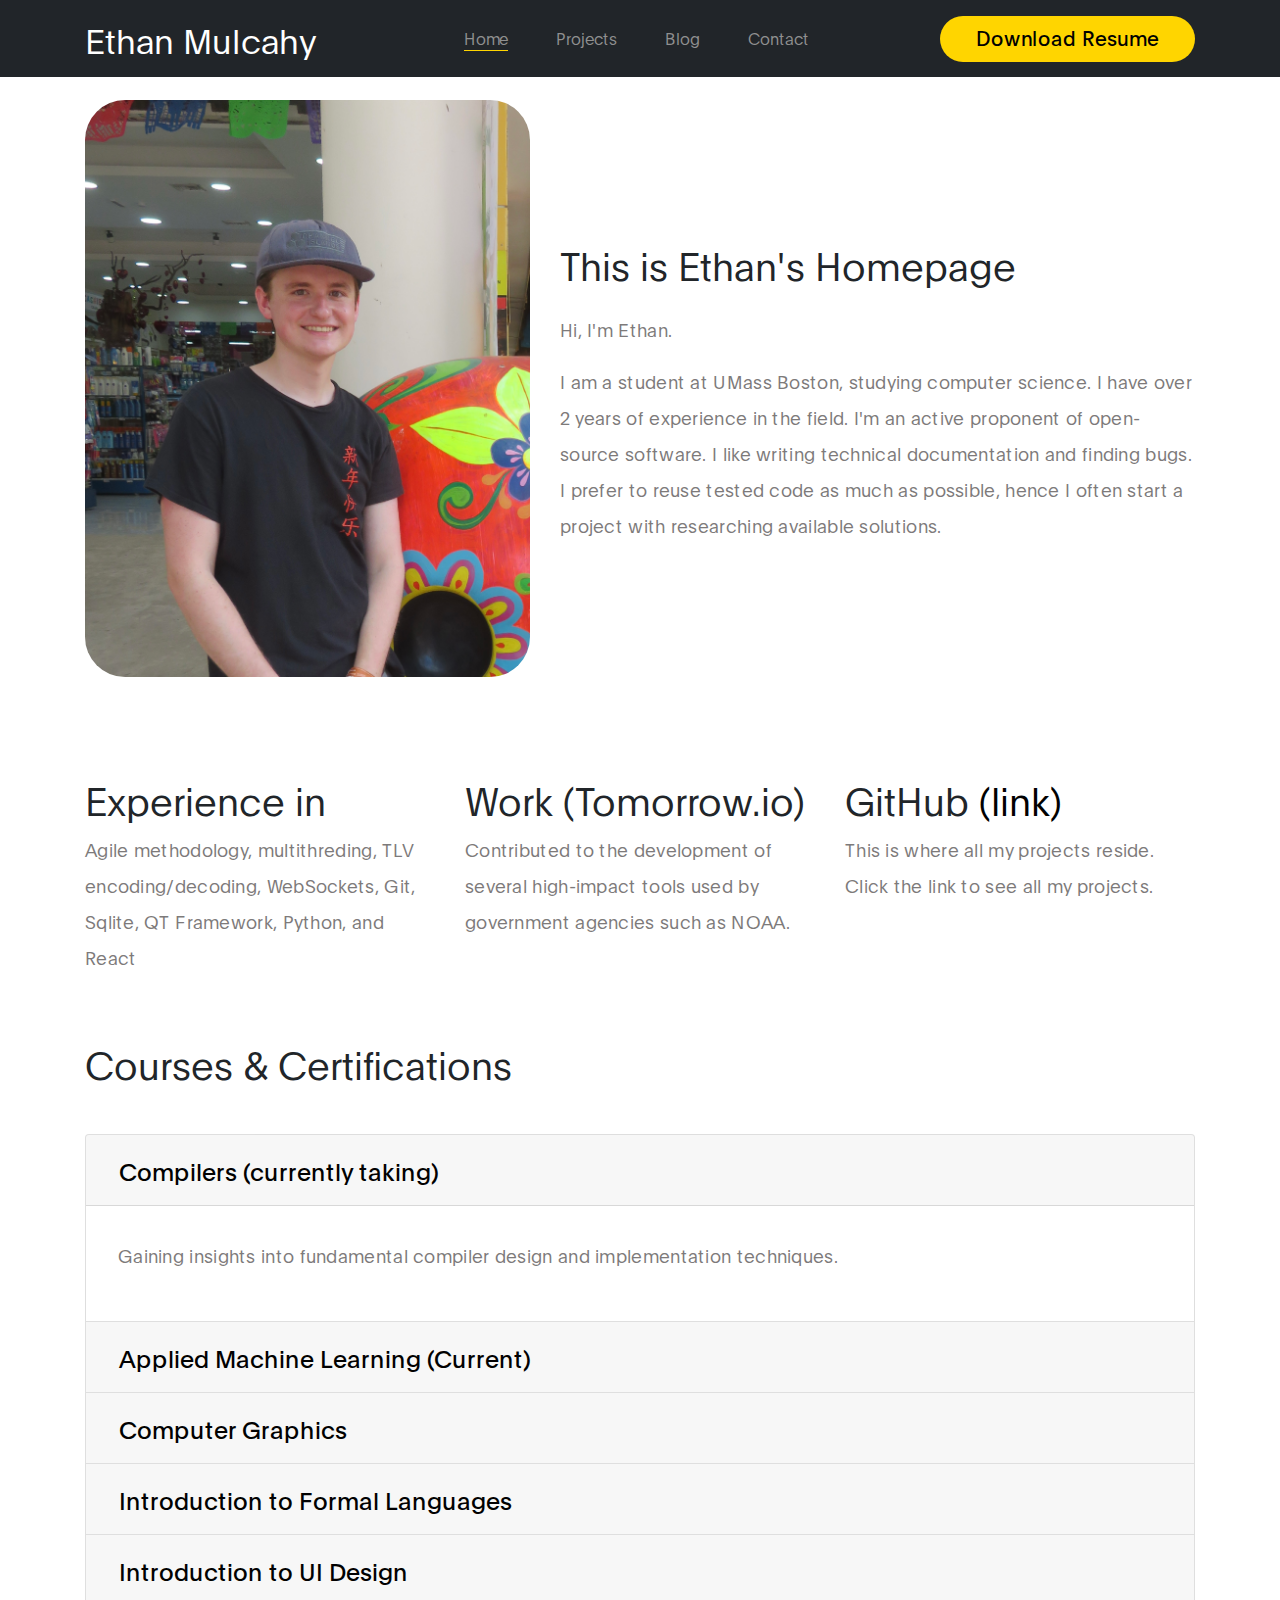
<file: index.html>
<!DOCTYPE html>
<html lang="en">
<head>

     <title>Ethan's Profile</title>

     <meta charset="UTF-8">
     <meta http-equiv="X-UA-Compatible" content="IE=Edge">
     <meta name="description" content="">
     <meta name="keywords" content="">
     <meta name="author" content="Tooplate">
     <meta name="viewport" content="width=device-width, initial-scale=1, maximum-scale=1">

     <link rel="stylesheet" href="css/bootstrap.min.css">
     <link rel="stylesheet" href="css/all.min.css">
     <link rel="stylesheet" href="css/owl.carousel.min.css">
     <link rel="stylesheet" href="css/owl.theme.default.min.css">

     <!-- MAIN CSS -->
     <link rel="stylesheet" href="css/tooplate-ben-resume-style.css">
<!--
Tooplate 2120 Ben Resume
https://www.tooplate.com/view/2120-ben-resume
-->
</head>

<body data-spy="scroll" data-target="#navbarNav" data-offset="50">

    <!-- MENU BAR -->
    <nav class="navbar navbar-expand-lg">
        <div class="container">

            <a class="navbar-brand" href="#">
                Ethan Mulcahy
            </a>

            <button class="navbar-toggler" type="button" data-toggle="collapse" data-target="#navbarNav" aria-controls="navbarNav" aria-expanded="false" aria-label="Toggle navigation">
                <span class="navbar-toggler-icon"></span>
            </button>

            <div class="collapse navbar-collapse" id="navbarNav">
                <ul class="navbar-nav mx-auto">
                  <li class="nav-item">
                    <a href="#intro" class="nav-link smoothScroll">Home</a>
                  </li>

                    <li class="nav-item">
                      <a href="projects.html" class="nav-link smoothScroll">Projects</a>
                    </li>

                    <li class="nav-item">
                        <a href="blog.html" class="nav-link smoothScroll">Blog</a>
                    </li>

                    <li class="nav-item">
                        <a href="contact.html" class="nav-link smoothScroll">Contact</a>
                    </li>
                </ul>

                <div class="mt-lg-0 mt-3 mb-4 mb-lg-0">
                    <a href="ethan-mulcahy-resume.pdf" class="custom-btn btn" download>Download Resume</a>
                </div>
            </div>

        </div>
    </nav>


    <!-- HERO -->
    <section class="hero d-flex flex-column justify-content-center align-items-center" id="intro">

         <div class="container">
            <div class="row">

                  <div class="mx-auto col-lg-5 col-md-5 col-10">
                      <img src="images/ethan.jpeg" class="img-fluid about-image main-image" alt="Ethan Resume HTML Template">
                  </div>

                   <div class="d-flex flex-column main-image justify-content-center align-items-left col-lg-7 col-md-7 col-12">
                    
                    </br>
                    
                    <h3 class="mb-4">This is Ethan's Homepage</h3>

                    <p>Hi, I'm Ethan.</p>

                    <p>I am a student at UMass Boston, studying computer science. I have over 2 years of experience in the field.
                      I'm an active proponent of open-source software. I like writing technical documentation and finding bugs.
                      I prefer to reuse tested code as much as possible, hence I often start a project with researching available
                      solutions.</p>

                    </div>

            </div>
        </div>
    </section>

    <section class="about main-image" id="about">
      <div class="container">

          <div class="row">
            <div class="col-lg-4 col-md-4 col-12">
              <h3>Experience in</h3>
              <p>Agile methodology, multithreding, TLV encoding/decoding, WebSockets, Git, Sqlite, QT
                  Framework, Python, and React</p>
              </div>
              <div class="col-lg-4 col-md-4 col-12">
              <h3>Work (Tomorrow.io)</h3>
              <p>Contributed to the development of several high-impact tools used by government
                agencies such as NOAA.</p>
              </div>
              <div class="col-lg-4 col-md-4 col-12">
                <h3>GitHub <a href="https://github.com/Ethab83">(link)</a></h3>
              <p>This is where all my projects reside. Click the link to see all my projects.</p>
              </div>
          </div>
      </div>
    </section>

     <!-- Courses -->
     <section class="faq section-padding">
        
        <div class="container">
            
            <div class="row">

                <div class="col-lg-12 col-12">

                    <h3 class="mb-5">Courses &amp Certifications</h3>

                    <div class="accordion" id="accordionExample">
                      <div class="card">
                        <div class="card-header" id="headingOne">
                          <h2 class="mb-0">
                            <button class="btn btn-link" type="button" data-toggle="collapse" data-target="#collapseOne" aria-expanded="true" aria-controls="collapseOne">
                              Compilers (currently taking)
                            </button>
                          </h2>
                        </div>

                        <div id="collapseOne" class="collapse show" aria-labelledby="headingOne" data-parent="#accordionExample">
                          <div class="card-body">
                            <p>Gaining insights into fundamental compiler design and implementation techniques.</p>
                          </div>
                        </div>
                      </div>

                      <div class="card">
                        <div class="card-header" id="headingTwo">
                          <h2 class="mb-0">
                            <button class="btn btn-link collapsed" type="button" data-toggle="collapse" data-target="#collapseTwo" aria-expanded="false" aria-controls="collapseTwo">
                              Applied Machine Learning (Current)
                            </button>
                          </h2>
                        </div>
                        <div id="collapseTwo" class="collapse" aria-labelledby="headingTwo" data-parent="#accordionExample">
                          <div class="card-body">
                            <p>Acquiring practical skills in data science and machine learning applications and algorithms.</p>
                          </div>
                        </div>
                      </div>

                      <div class="card">
                        <div class="card-header" id="headingThree">
                          <h2 class="mb-0">
                            <button class="btn btn-link collapsed" type="button" data-toggle="collapse" data-target="#collapseThree" aria-expanded="false" aria-controls="collapseThree">
                              Computer Graphics
                            </button>
                          </h2>
                        </div>
                        <div id="collapseThree" class="collapse" aria-labelledby="headingThree" data-parent="#accordionExample">
                          <div class="card-body">
                            <p>2D, 3D Modeling, Three.js, WebGL, WebGPU, WebXR.</p>
                          </div>
                        </div>
                      </div>

                    <div class="card">
                        <div class="card-header" id="headingFour">
                          <h2 class="mb-0">
                            <button class="btn btn-link collapsed" type="button" data-toggle="collapse" data-target="#collapseFour" aria-expanded="false" aria-controls="collapseFour">
                              Introduction to Formal Languages
                            </button>
                          </h2>
                        </div>
                        <div id="collapseFour" class="collapse" aria-labelledby="headingFour" data-parent="#accordionExample">
                          <div class="card-body">
                            <p>Theoretical aspects of programming languages.</p>
                          </div>
                        </div>
                    </div>

                    <div class="card">
                        <div class="card-header" id="headingFive">
                          <h2 class="mb-0">
                            <button class="btn btn-link collapsed" type="button" data-toggle="collapse" data-target="#collapseFive" aria-expanded="false" aria-controls="collapseFive">
                              Introduction to UI Design
                            </button>
                          </h2>
                        </div>
                        <div id="collapseFive" class="collapse" aria-labelledby="headingFive" data-parent="#accordionExample">
                          <div class="card-body">
                            <p>User Interface, Usability, Design Theory</p>
                          </div>
                        </div>
                    </div>

                </div>

           	 </div><!-- col -->
        	</div><!-- row -->
        </div><!-- container -->
    </section>

     <!-- SCRIPTS -->
     <script src="js/jquery.min.js"></script>
     <script src="js/bootstrap.min.js"></script>
     <script src="js/smoothscroll.js"></script>
     <script src="js/owl.carousel.min.js"></script>
     <script src="js/custom.js"></script>

</body>
</html>
</file>
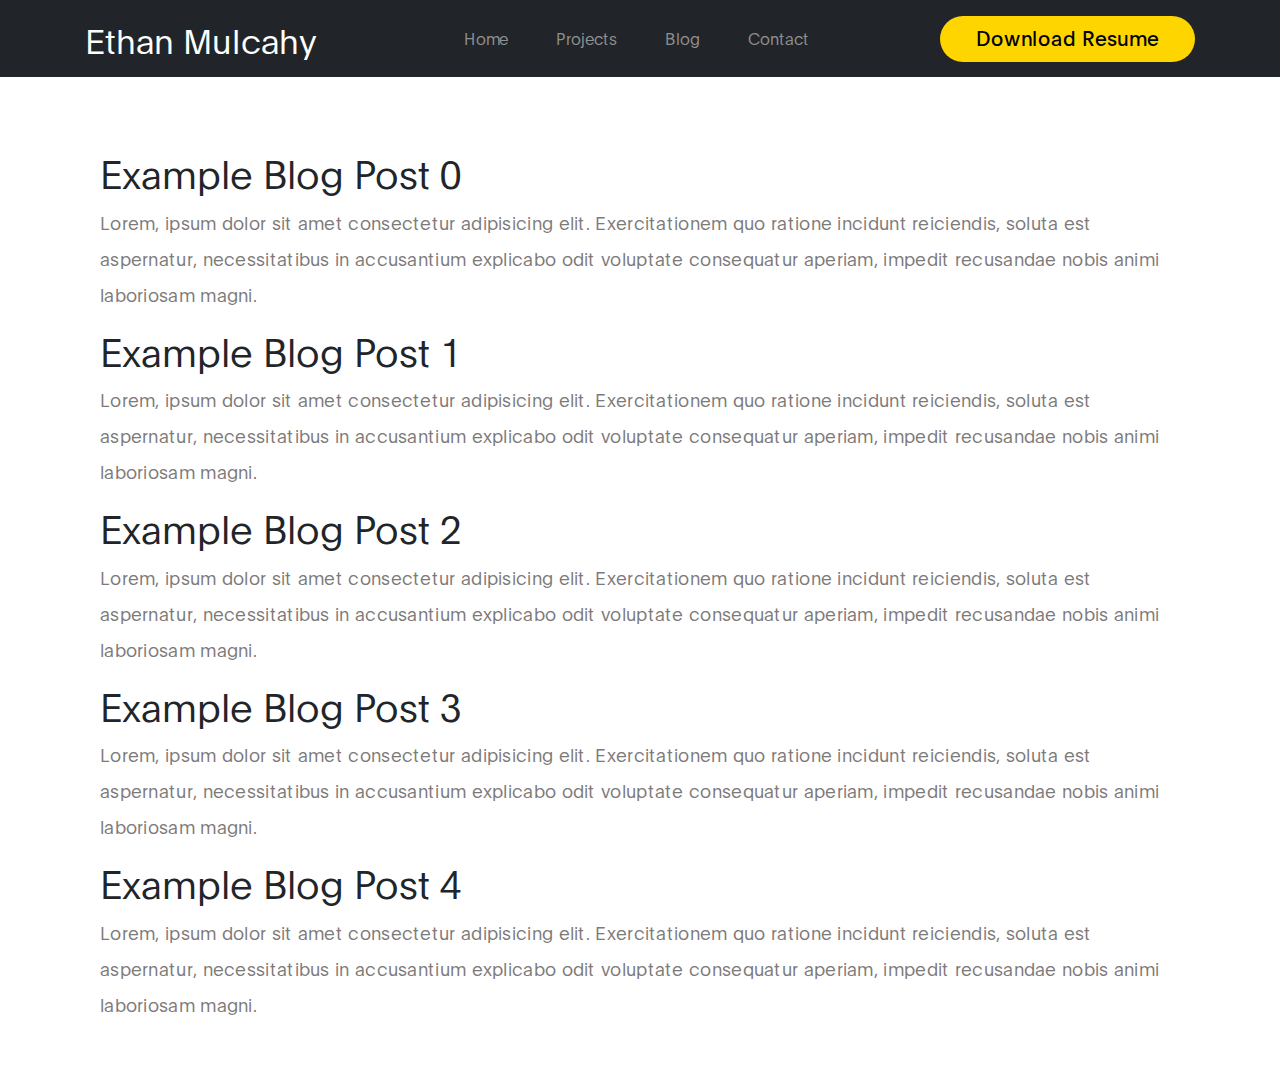
<file: blog.html>
<!DOCTYPE html>
<html lang="en">
<head>

     <title>Ethan's Profile</title>

     <meta charset="UTF-8">
     <meta http-equiv="X-UA-Compatible" content="IE=Edge">
     <meta name="description" content="">
     <meta name="keywords" content="">
     <meta name="author" content="Tooplate">
     <meta name="viewport" content="width=device-width, initial-scale=1, maximum-scale=1">

     <link rel="stylesheet" href="css/bootstrap.min.css">
     <link rel="stylesheet" href="css/all.min.css">
     <link rel="stylesheet" href="css/owl.carousel.min.css">
     <link rel="stylesheet" href="css/owl.theme.default.min.css">

     <!-- MAIN CSS -->
     <link rel="stylesheet" href="css/tooplate-ben-resume-style.css">
<!--
Tooplate 2120 Ben Resume
https://www.tooplate.com/view/2120-ben-resume
-->
</head>

<body data-spy="scroll" data-target="#navbarNav" data-offset="50">

    <!-- MENU BAR -->
    <nav class="navbar navbar-expand-lg">
        <div class="container">

            <a class="navbar-brand" href="#">
                Ethan Mulcahy
            </a>

            <button class="navbar-toggler" type="button" data-toggle="collapse" data-target="#navbarNav" aria-controls="navbarNav" aria-expanded="false" aria-label="Toggle navigation">
                <span class="navbar-toggler-icon"></span>
            </button>

            <div class="collapse navbar-collapse" id="navbarNav">
                <ul class="navbar-nav mx-auto">
                  <li class="nav-item">
                    <a href="index.html" class="nav-link smoothScroll">Home</a>
                  </li>

                    <li class="nav-item">
                      <a href="projects.html" class="nav-link smoothScroll">Projects</a>
                    </li>

                    <li class="nav-item">
                        <a href="#blog" class="nav-link smoothScroll">Blog</a>
                    </li>

                    <li class="nav-item">
                        <a href="contact.html" class="nav-link smoothScroll">Contact</a>
                    </li>
                </ul>

                <div class="mt-lg-0 mt-3 mb-4 mb-lg-0">
                    <a href="ethan-mulcahy-resume.pdf" class="custom-btn btn" download>Download Resume</a>
                </div>
            </div>

        </div>
    </nav>

    <section class="about section-padding main-image" id="blog">
        <div class="container">

            <div class="container">
                <h3>Example Blog Post 0</h3>
                <p>Lorem, ipsum dolor sit amet consectetur adipisicing elit. Exercitationem quo ratione incidunt reiciendis, soluta est aspernatur, necessitatibus in accusantium explicabo odit voluptate consequatur aperiam, impedit recusandae nobis animi laboriosam magni.</p>
            </div>
            <div class="container">
                <h3>Example Blog Post 1</h3>
                <p>Lorem, ipsum dolor sit amet consectetur adipisicing elit. Exercitationem quo ratione incidunt reiciendis, soluta est aspernatur, necessitatibus in accusantium explicabo odit voluptate consequatur aperiam, impedit recusandae nobis animi laboriosam magni.</p>
            </div>
            <div class="container">
                <h3>Example Blog Post 2</h3>
                <p>Lorem, ipsum dolor sit amet consectetur adipisicing elit. Exercitationem quo ratione incidunt reiciendis, soluta est aspernatur, necessitatibus in accusantium explicabo odit voluptate consequatur aperiam, impedit recusandae nobis animi laboriosam magni.</p>
            </div>
            <div class="container">
                <h3>Example Blog Post 3</h3>
                <p>Lorem, ipsum dolor sit amet consectetur adipisicing elit. Exercitationem quo ratione incidunt reiciendis, soluta est aspernatur, necessitatibus in accusantium explicabo odit voluptate consequatur aperiam, impedit recusandae nobis animi laboriosam magni.</p>
            </div>
            <div class="container">
                <h3>Example Blog Post 4</h3>
                <p>Lorem, ipsum dolor sit amet consectetur adipisicing elit. Exercitationem quo ratione incidunt reiciendis, soluta est aspernatur, necessitatibus in accusantium explicabo odit voluptate consequatur aperiam, impedit recusandae nobis animi laboriosam magni.</p>
            </div>
        </div>
    </section>


     <!-- SCRIPTS -->
     <script src="js/jquery.min.js"></script>
     <script src="js/bootstrap.min.js"></script>
     <script src="js/smoothscroll.js"></script>
     <script src="js/owl.carousel.min.js"></script>
     <script src="js/custom.js"></script>

</body>
</html>
</file>
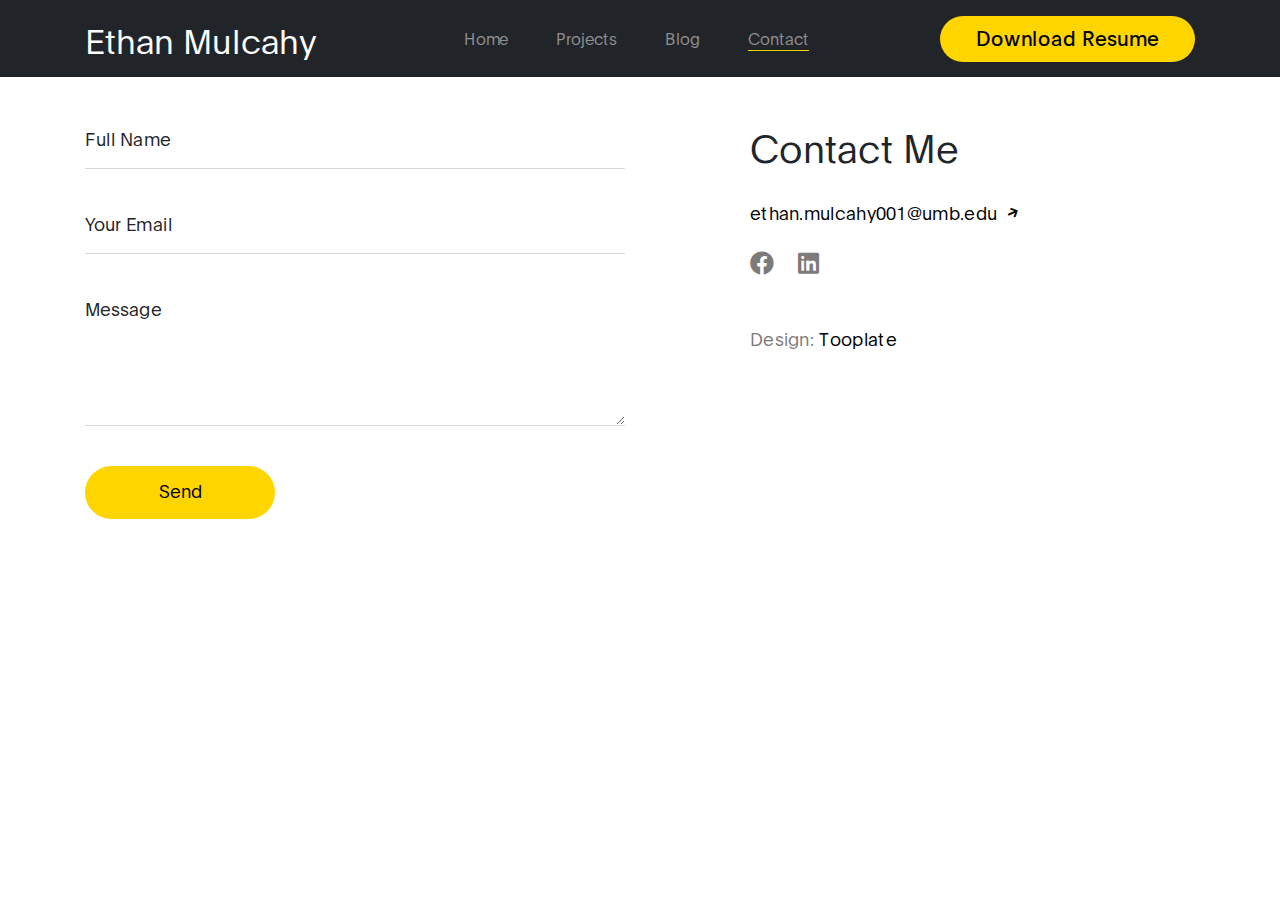
<file: contact.html>
<!DOCTYPE html>
<html lang="en">
<head>

     <title>Ethan's Profile</title>

     <meta charset="UTF-8">
     <meta http-equiv="X-UA-Compatible" content="IE=Edge">
     <meta name="description" content="">
     <meta name="keywords" content="">
     <meta name="author" content="Tooplate">
     <meta name="viewport" content="width=device-width, initial-scale=1, maximum-scale=1">

     <link rel="stylesheet" href="css/bootstrap.min.css">
     <link rel="stylesheet" href="css/all.min.css">
     <link rel="stylesheet" href="css/owl.carousel.min.css">
     <link rel="stylesheet" href="css/owl.theme.default.min.css">

     <!-- MAIN CSS -->
     <link rel="stylesheet" href="css/tooplate-ben-resume-style.css">
<!--
Tooplate 2120 Ben Resume
https://www.tooplate.com/view/2120-ben-resume
-->
</head>

<body data-spy="scroll" data-target="#navbarNav" data-offset="50">

    <!-- MENU BAR -->
    <nav class="navbar navbar-expand-lg">
        <div class="container">

            <a class="navbar-brand" href="#">
                Ethan Mulcahy
            </a>

            <button class="navbar-toggler" type="button" data-toggle="collapse" data-target="#navbarNav" aria-controls="navbarNav" aria-expanded="false" aria-label="Toggle navigation">
                <span class="navbar-toggler-icon"></span>
            </button>

            <div class="collapse navbar-collapse" id="navbarNav">
                <ul class="navbar-nav mx-auto">
                  <li class="nav-item">
                    <a href="index.html" class="nav-link smoothScroll">Home</a>
                  </li>

                    <li class="nav-item">
                      <a href="projects.html" class="nav-link smoothScroll">Projects</a>
                    </li>

                    <li class="nav-item">
                        <a href="blog.html" class="nav-link smoothScroll">Blog</a>
                    </li>

                    <li class="nav-item">
                        <a href="#contact" class="nav-link smoothScroll">Contact</a>
                    </li>
                </ul>

                <div class="mt-lg-0 mt-3 mb-4 mb-lg-0">
                    <a href="ethan-mulcahy-resume.pdf" class="custom-btn btn" download>Download Resume</a>
                </div>
            </div>

        </div>
    </nav>


    <!-- CONTACT -->
     <section class="contact section-padding pt-0 main-image" id="contact">
      <div class="container">
        <div class="row">

          <div class="col-lg-6 col-md-6 col-12">
            <form action="#" method="get" class="contact-form webform"  role="form">
                
                <div class="form-group d-flex flex-column-reverse">
                    <input type="text" class="form-control" name="cf-name" id="cf-name" placeholder="Your Name">

                    <label for="cf-name" class="webform-label">Full Name</label>
                </div>

                <div class="form-group d-flex flex-column-reverse">
                    <input type="email" class="form-control" name="cf-email" id="cf-email" placeholder="Your Email">

                    <label for="cf-email" class="webform-label">Your Email</label>
                </div>

                <div class="form-group d-flex flex-column-reverse">
                    <textarea class="form-control" rows="5" name="cf-message" id="cf-message" placeholder="Your Message"></textarea>

                    <label for="cf-message" class="webform-label">Message</label>
                </div>

                <button type="submit" class="form-control" id="submit-button" name="submit">Send</button>
            </form>
          </div>

            <div class="mx-auto col-lg-4 col-md-6 col-12">
                <h3 class="my-4 pt-4 pt-lg-0">Contact Me</h3>

                <!-- <p class="mb-1">010-020-0340</p> -->

                <p>
                    <a href="mailto:ethan.mulcahy001@umb.edu">
                        ethan.mulcahy001@umb.edu
                    <i class="fas fa-arrow-right custom-icon"></i>
                    </a>
                </p>

                <ul class="social-links mt-2">
                    <li><a href="https://m.facebook.com/profile.php/?id=100007190899006" rel="noopener" class="fab fa-facebook"></a></li>
                    <li><a href="https://www.linkedin.com/in/ethan-mulcahy?utm_source=share&utm_campaign=share_via&utm_content=profile&utm_medium=ios_app" rel="noopener" class="fab fa-linkedin"></a></li>
                </ul>
                                
                <p>Design: <a href="https://www.tooplate.com" title="free HTML templates" target="_blank">Tooplate</a></p>
            </div>

        </div>
      </div>
    </section>
     <!-- SCRIPTS -->
     <script src="js/jquery.min.js"></script>
     <script src="js/bootstrap.min.js"></script>
     <script src="js/smoothscroll.js"></script>
     <script src="js/owl.carousel.min.js"></script>
     <script src="js/custom.js"></script>

</body>
</html>
</file>
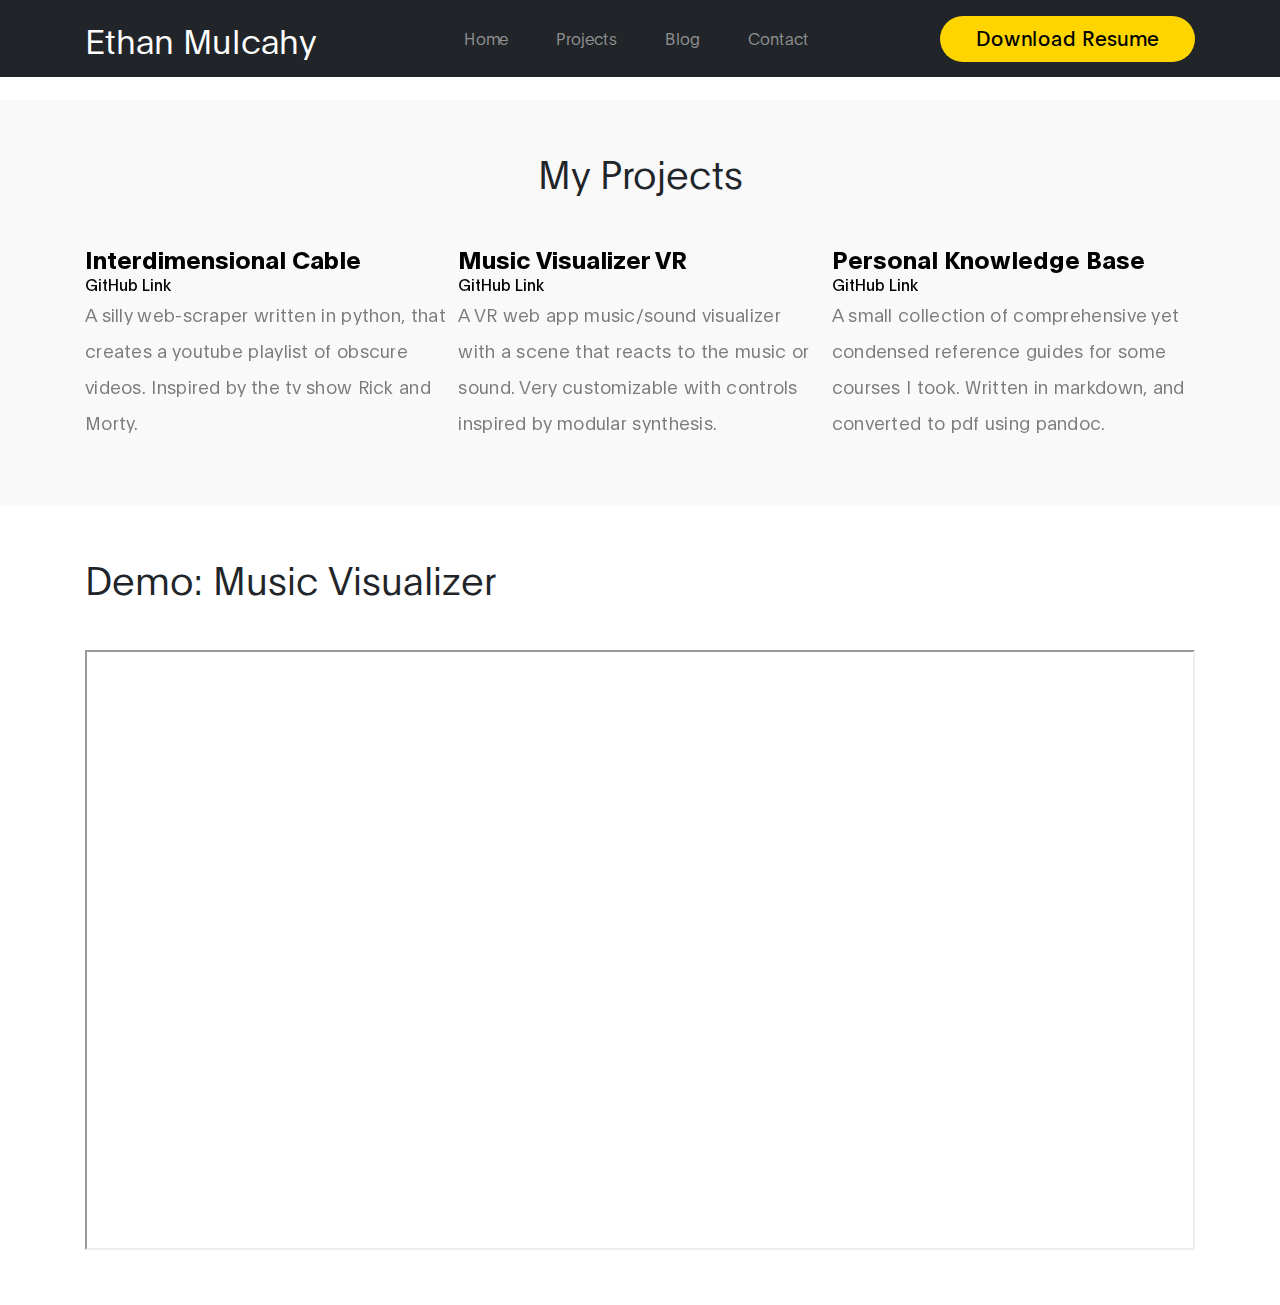
<file: projects.html>
<!DOCTYPE html>
<html lang="en">
<head>
    
    <title>Ethan's Projects</title>
    
    <meta charset="UTF-8">
    <meta http-equiv="X-UA-Compatible" content="IE=Edge">
    <meta name="description" content="">
    <meta name="keywords" content="">
    <meta name="author" content="Tooplate">
    <meta name="viewport" content="width=device-width, initial-scale=1, maximum-scale=1">
    
    <link rel="stylesheet" href="css/bootstrap.min.css">
    <link rel="stylesheet" href="css/all.min.css">
    <link rel="stylesheet" href="css/owl.carousel.min.css">
    <link rel="stylesheet" href="css/owl.theme.default.min.css">
    
    <!-- MAIN CSS -->
    <link rel="stylesheet" href="css/tooplate-ben-resume-style.css">
    <!--
        Tooplate 2120 Ben Resume
        https://www.tooplate.com/view/2120-ben-resume
    -->
</head>

<body data-spy="scroll" data-target="#navbarNav" data-offset="50">
    
    <!-- MENU BAR -->
    <nav class="navbar navbar-expand-lg">
        <div class="container">
            
            <a class="navbar-brand" href="index.html">
                Ethan Mulcahy
            </a>
            
            <button class="navbar-toggler" type="button" data-toggle="collapse" data-target="#navbarNav" aria-controls="navbarNav" aria-expanded="false" aria-label="Toggle navigation">
                <span class="navbar-toggler-icon"></span>
            </button>
            
            <div class="collapse navbar-collapse" id="navbarNav">
                <ul class="navbar-nav mx-auto">
                    <li class="nav-item">
                        <a href="index.html" class="nav-link smoothScroll">Home</a>
                    </li>
                    
                    <li class="nav-item">
                        <a href="#projects" class="nav-link smoothScroll">Projects</a>
                    </li>
                    
                    <li class="nav-item">
                        <a href="blog.html" class="nav-link smoothScroll">Blog</a>
                    </li>
                    
                    <li class="nav-item">
                        <a href="contact.html" class="nav-link smoothScroll">Contact</a>
                    </li>
                </ul>
                
                <div class="mt-lg-0 mt-3 mb-4 mb-lg-0">
                    <a href="ethan-mulcahy-resume.pdf" class="custom-btn btn" download>Download Resume</a>
                </div>
            </div>
            
        </div>
    </nav>
    
    <!-- PROJECTS -->
    <section class="testimonials section-padding main-image" id="projects">
        <div class="container">
            <div class="row">
                
                <div class="col-12">
                    <h3 class="mb-5 text-center">My Projects</h3>
                    
                    <div class="owl-carousel owl-theme" id="testimonials-carousel">
                        
                        <a href="https://github.com/Ethab83/interdimentional-cable" class="item">
                            <div class="testimonials-thumb d-flex">
                                <div class="testimonials-info">
                                    <h6 class="mb-0">Interdimensional Cable</h6>
                                    <span>GitHub Link</span>
                                    <p>A silly web-scraper written in python, that creates a youtube playlist of obscure videos. Inspired by the tv show Rick and Morty.</p>
                                </div>
                            </div>
                        </a>
                        
                        <a href="https://github.com/Ethab83/music-visualizer-vr" class="item">
                            <div class="testimonials-thumb d-flex">
                                <!-- <div class="testimonials-image">
                                    <img src="images/web-dev.png" class="img-fluid align-content-center" alt="testimonials image">
                                </div> -->
                                
                                <div class="testimonials-info" href="">
                                    <h6 class="mb-0">Music Visualizer VR</h6>
                                    <span>GitHub Link</span>
                                    <p>A VR web app music/sound visualizer with a scene that reacts to the music or sound. Very customizable with controls inspired by modular synthesis.</p>
                                </div>
                            </div>
                        </a>
                            
                        <a href="https://github.com/Ethab83/school-things-to-help-study" class="item">
                            <div class="testimonials-thumb d-flex">
                                    <!-- <div class="testimonials-image">
                                        <img src="images/markdown.png" class="img-fluid align-content-center" alt="testimonials image">
                                    </div> -->
                                    
                                <div class="testimonials-info">
                                    <h6 class="mb-0">Personal Knowledge Base</h6>
                                    <span>GitHub Link</span>
                                    <p>A small collection of comprehensive yet condensed reference guides for some courses I took. Written in markdown, and converted to pdf using pandoc.</p>
                                </div>
                            </div>
                        </a>
                    </div>
                </div>
            </div>
        </section>
        
        
        <!-- FAQ -->
        <section class="faq section-padding">
            
            <div class="container">
                
                <div class="row">
                    
                    <div class="col-lg-12 col-12">
                        
                        <h3 class="mb-5">Demo: Music Visualizer</h3>
                        
                        <iframe src="https://ethab83.github.io/music-visualizer-vr/" width="100%" height="600"></iframe>
                        
                    </div><!-- col -->
                </div><!-- row -->
            </div><!-- container -->
        </section>
        
        <!-- SCRIPTS -->
        <script src="js/jquery.min.js"></script>
        <script src="js/bootstrap.min.js"></script>
        <script src="js/smoothscroll.js"></script>
        <script src="js/owl.carousel.min.js"></script>
        <script src="js/custom.js"></script>
        
    </body>
    </html>
</file>
<file: css/tooplate-ben-resume-style.css>
/*

Author: Ethan Mulcahy
Adapted from: Tooplate 2120 Ben Resume

https://www.tooplate.com/view/2120-ben-resume

*/

  @font-face {
      font-family: 'Plain';
      src: url('../localfonts/Plain-Regular.woff2') format('woff2'),
          url('../localfonts/Plain-Regular.woff') format('woff');
      font-weight: normal;
      font-style: normal;
  }

  @font-face {
      font-family: 'Plain';
      src: url('../localfonts/Plain-Light.woff2') format('woff2'),
          url('../localfonts/Plain-Light.woff') format('woff');
      font-weight: 300;
      font-style: normal;
  }

  @font-face {
      font-family: 'Plain';
      src: url('../localfonts/Plain-Bold.woff2') format('woff2'),
          url('../localfonts/Plain-Bold.woff') format('woff');
      font-weight: bold;
      font-style: normal;
  }

  :root {
    --primary-color:        #ffd500;
    --white-color:          #ffffff;
    --dark-color:           #010101;
    --menu-bg-color:        #212529;

    --gray-color:           #909090;
    --p-color:              #7d7a7a;

    --base-font-family:     "Plain", -apple-system,BlinkMacSystemFont,"Segoe UI",Roboto,"Helvetica Neue",Arial,"Noto Sans",sans-serif,"Apple Color Emoji","Segoe UI Emoji","Segoe UI Symbol","Noto Color Emoji";
    --font-weight-bold:     600;
    --font-weight-normal:   400;
    --font-weight-light:    300;

    --h1-font-size:         56px;
    --h2-font-size:         48px;
    --h3-font-size:         38px;
    --h4-font-size:         34px;
    --h5-font-size:         30px;
    --h6-font-size:         24px;
    --p-font-size:          18px;
    --base-font-size:       16px;
    --button-font-size:     20px;

    --border-radius-large:  100%;
    --border-radius-medium: 80px;
    --border-radius-small:  40px;
  }


  body {
    font-family: var(--base-font-family);
  }


  /*---------------------------------------
     TYPOGRAPHY              
  -----------------------------------------*/

  h1 {
    font-size: var(--h1-font-size);
  }

  h1,
  h3 {
    font-weight: var(--font-weight-light);
  }

  h2 {
    font-size: var(--h2-font-size);
  }

  h3 {
    font-size: var(--h3-font-size);
  }

  h4 {
    font-size: var(--h4-font-size);
  }

  h5 {
    font-size: var(--h5-font-size);
  }

  h6 {
    font-weight: var(--font-weight-bold);
    font-size: var(--h6-font-size);
  }

  p {
    color: var(--p-color);
    font-size: var(--p-font-size);
    font-weight: var(--font-weight-light);
    letter-spacing: 0.3px;
    line-height: 2em;
  }

  .section-padding {
    padding: 50px;
  }

  .custom-icon {
    font-size: 12px;
    position: relative;
    bottom: 3px;
    left: 5px;
    transform: rotate(-25deg);
  }


  /* CUSTOM BUTTON */
  .custom-btn {
    background: var(--dark-color);
    border: none;
    border-radius: var(--border-radius-medium);
    color: var(--white-color);
    letter-spacing: 0.2px;
    padding: 6px 36px 10px 36px;
    font-size: var(--button-font-size);
    white-space: nowrap;
  }

  .custom-btn:hover,
  .custom-btn:focus {
    color: var(--dark-color);
    background: var(--primary-color);
  }


  /*---------------------------------------
     GENERAL               
  -----------------------------------------*/

  * {
    -webkit-box-sizing: border-box;
    -moz-box-sizing: border-box;
    box-sizing: border-box;
  }

  *::before,
  *::after {
    -webkit-box-sizing: border-box;
    -moz-box-sizing: border-box;
    box-sizing: border-box;
  }

  a {
    color: var(--dark-color);
    text-decoration: none;
    transition: all 0.4s linear;
  }

  a:hover  {
    color: var(--dark-color);
    text-decoration: none;
  }


  /*---------------------------------------
     MENU                
  -----------------------------------------*/

  .navbar {
    background: transparent;
    padding: 0.3rem 1rem;
    position: absolute;
    z-index: 99;
    top: 0;
    right: 0;
    left: 0;
    opacity: 0;
  }

  .navbar.scroll {
    background: var(--menu-bg-color);
    padding: 0.5rem 1rem;
    position: fixed;
    opacity: 1;
  }

  .navbar-brand {
    color: var(--white-color);
    font-weight: var(--font-weight-light);
    font-size: var(--h4-font-size);
  }

  .navbar .custom-btn {
    background: var(--primary-color);
    color: var(--dark-color);
  }

  .contact-form #submit-button:hover,
  .navbar .custom-btn:hover {
    background: var(--dark-color);
    color: var(--white-color);
  }

  .navbar-expand-lg .navbar-nav .nav-link {
    margin: 0 1.5rem;
    padding: 0;
  }

  .nav-item .nav-link.active, 
  .nav-item .nav-link:hover {
    color: var(--gray-color);
  }

  .nav-item .nav-link.active, 
  .nav-item .nav-link:hover {
    border-bottom-color: var(--primary-color);
  }

  .nav-link {
    color: var(--gray-color);
    font-weight: var(--font-weight-light);
    font-size: var(--base-font-size);
    border-bottom: 1px solid transparent;
  }

  .navbar-toggler {
    border: 0;
    padding: 0;
    cursor: pointer;
    margin: 0 10px 0 0;
    width: 30px;
    height: 35px;
    outline: none;
  }

  .navbar-toggler:focus {
    outline: none;
  }

  .navbar-toggler[aria-expanded="true"] .navbar-toggler-icon {
    background: transparent;
  }

  .navbar-toggler[aria-expanded="true"] .navbar-toggler-icon::before,
  .navbar-toggler[aria-expanded="true"] .navbar-toggler-icon::after {
    transition: top 300ms 50ms ease, -webkit-transform 300ms 350ms ease;
    transition: top 300ms 50ms ease, transform 300ms 350ms ease;
    transition: top 300ms 50ms ease, transform 300ms 350ms ease, -webkit-transform 300ms 350ms ease;
    top: 0;
  }

  .navbar-toggler[aria-expanded="true"] .navbar-toggler-icon::before {
    transform: rotate(45deg);
  }

  .navbar-toggler[aria-expanded="true"] .navbar-toggler-icon::after {
    transform: rotate(-45deg);
  }


  .navbar-toggler .navbar-toggler-icon {
    background: var(--white-color);
    transition: background 10ms 300ms ease;
    display: block;
    width: 30px;
    height: 2px;
    position: relative;
  }

  .navbar-toggler .navbar-toggler-icon::before,
  .navbar-toggler .navbar-toggler-icon::after {
    transition: top 300ms 350ms ease, -webkit-transform 300ms 50ms ease;
    transition: top 300ms 350ms ease, transform 300ms 50ms ease;
    transition: top 300ms 350ms ease, transform 300ms 50ms ease, -webkit-transform 300ms 50ms ease;
    position: absolute;
    right: 0;
    left: 0;
    background: var(--white-color);
    width: 30px;
    height: 2px;
    content: '';
  }

  .navbar-toggler .navbar-toggler-icon::before {
    top: -8px;
  }

  .navbar-toggler .navbar-toggler-icon::after {
    top: 8px;
  }



  /*---------------------------------------
     HERO                
  -----------------------------------------*/

  .hero-title,
  .email-link {
    background: var(--dark-color);
    border-radius: var(--border-radius-medium);
    color: var(--white-color);
    display: inline-block;
    margin: 0.5rem 0;
    padding: 0.5rem 2rem 1.5rem 2rem;
	font-size: 2.2em;
  }

  .email-link {
    background: var(--primary-color);
    color: var(--dark-color);
    font-size: var(--h4-font-size);
    padding: 0.5rem 2rem 1rem 2rem;
  }

  .email-link:hover {
    background: var(--dark-color);
    color: var(--white-color);
  }


  /*---------------------------------------
     ABOUT                
  -----------------------------------------*/
  
  .about-third {
	  margin: 2.2em -0.8em;
  }

  .about-image {
    border-radius: var(--border-radius-small);
  }
  .main-image {
    margin-top: 100px;
  }

  .profile-list li {
    margin: 0.3rem 0;
  }

  .profile-list strong {
    display: inline-block;
    width: 30%;
    margin-right: 1rem;
  }


  /*---------------------------------------
     FAQ                 
  -----------------------------------------*/

  .faq .card-header {
    padding: 0;
  }

  .faq .btn-link {
    color: var(--dark-color);
    font-size: var(--h6-font-size);
    text-align: left;
    display: block;
    width: 100%;
    padding: 1rem 2rem;
  }

  .faq .btn-link:focus, 
  .faq .btn-link:hover {
    color: var(--dark-color);
    text-decoration: none;
  }

  .faq .card-body {
    padding: 2rem;
  }

  .faq-info-text {
    font-size: var(--base-font-size);
    display: block;
    margin: 1.5rem 2rem 0 2rem;
  }


  /*---------------------------------------
     TESTIMONIALS               
  -----------------------------------------*/

  .testimonials {
    background: #f9f9f9;
  }

  .testimonials-image {
    margin: 0 1rem 1rem 1rem;
  }

  .testimonials-image img {
    border-radius: var(--border-radius-medium);
  }

  .testimonials-info {
    width: 100%;
  }

  .testimonials .owl-theme .owl-nav.disabled+.owl-dots {
    margin-top: 2rem;
  }

  .testimonials .owl-theme .owl-dots .owl-dot {
    outline: none;
  }

  .testimonials .owl-theme .owl-dots .owl-dot span {
    width: 30px;
    height: 3px;
    margin: 5px;
  }

  .testimonials .owl-theme .owl-dots .owl-dot.active span, 
  .testimonials .owl-theme .owl-dots .owl-dot:hover span {
    background: var(--primary-color);
  }


  /*---------------------------------------
     CONTACT               
  -----------------------------------------*/
  
  .contact-form .form-control {
    background: transparent;
    border: none;
    border-bottom: 1px solid rgba(142, 140, 140, 0.35);
    box-shadow: none;
    border-radius: 0;
    -webkit-appearance: none;
    outline: none;
    color: var(--dark-color);
    font-weight: var(--font-weight-light);
    padding-left: 0;
    cursor: text;
  }

  .contact-form input {
    height: calc(2.25rem + 10px);
  }

  .contact-form .form-group {
    margin: 0 0 1rem;
    position: relative;
  }

  .contact-form .form-control,
  .webform-label {
    transition: all 0.4s;
    touch-action: manipulation;
  }

  .webform-label {
    cursor: text;
    font-size: 12px;
    font-weight: var(--font-weight-light);
    margin-bottom: 5px;
  }

  .contact-form .form-control:placeholder-shown + .webform-label {
    cursor: text;
    max-width: 66.66%;
    white-space: nowrap;
    overflow: hidden;
    text-overflow: ellipsis;
    transform-origin: left bottom;
    transform: translate(0, 2.125rem) scale(1.5);
  }

  .contact-form ::-webkit-input-placeholder {
    opacity: 0;
    transition: inherit;
    color: var(--dark-color);
  }

  .contact-form ::-moz-placeholder {
    opacity: 0;
    transition: inherit;
    color: var(--dark-color);
  }

  .contact-form .form-control:focus::-webkit-input-placeholder {
    opacity: 1;
  }

  .contact-form .form-control:focus::-moz-placeholder {
    opacity: 1;
  }

  .contact-form .form-control:not(:placeholder-shown) + .webform-label,
  .contact-form .form-control:focus + .webform-label {
    transform: translate(0, 0) scale(1);
    cursor: pointer;
    color: var(--gray-color);
  }

  .contact-form #submit-button {
    background: var(--primary-color);
    border: none;
    border-radius: var(--border-radius-medium);
    color: var(--dark-color);
    cursor: pointer;
    font-size: var(--p-font-size);
    line-height: 0;
    margin-top: 2.5rem;
    padding: 1.5rem 1.8rem 1.8rem 1.8rem;
    white-space: nowrap;
    max-width: 190px;
  }

  .copyright-text {
    font-size: var(--base-font-size);
  }


  /*---------------------------------------
     SOCIAL LINKS              
  -----------------------------------------*/

  .social-links {
    margin: 40px 0;
    padding: 0;
  }

  .social-links li {
    display: inline-block;
    list-style: none;
  }

  .social-links a {
    display: inline-block;
    color: var(--p-color);
    font-size: var(--h6-font-size);
    margin: 5px 20px 5px 0;
  }

  .social-links a:hover {
    color: var(--dark-color);
  }


  /*---------------------------------------
     RESPONSIVE STYLES              
  -----------------------------------------*/

  @media screen and (max-width: 1200px) {
    h1 {
        font-size: 42px;
    }

    h2 {
        font-size: 36px;
    }

    h3 {
        font-size: 32px;
    }

    h4 {
        font-size: 28px;
    }

    .email-link {
      font-size: 28px;
    }
  }

  @media screen and (max-width: 992px) {

    .hero-title {
      font-size: 1.8em;
      padding-bottom: 1rem;
    }

    .email-link {
      font-size: 22px;
      padding: 0.5rem 2rem 0.7rem 2rem;
    }
  }

  @media screen and (max-width: 991px) {
    .navbar-nav {
      margin: 1rem 0;
    }

    .navbar-expand-lg .navbar-nav .nav-link {
      display: inline-block;
      margin: 5px 0.5rem;
    }
  }

  @media screen and (max-width: 768px) {

    .hero-text {
      position: relative;
      top: 1.5rem;
    }
  }

  @media screen and (max-width: 480px) {

    .hero-title {
      font-size: 26px;
    }

    .email-link {
      font-size: 20px;
      padding: 0.3rem 2rem 0.6rem 2rem;
    }
  }
</file>
